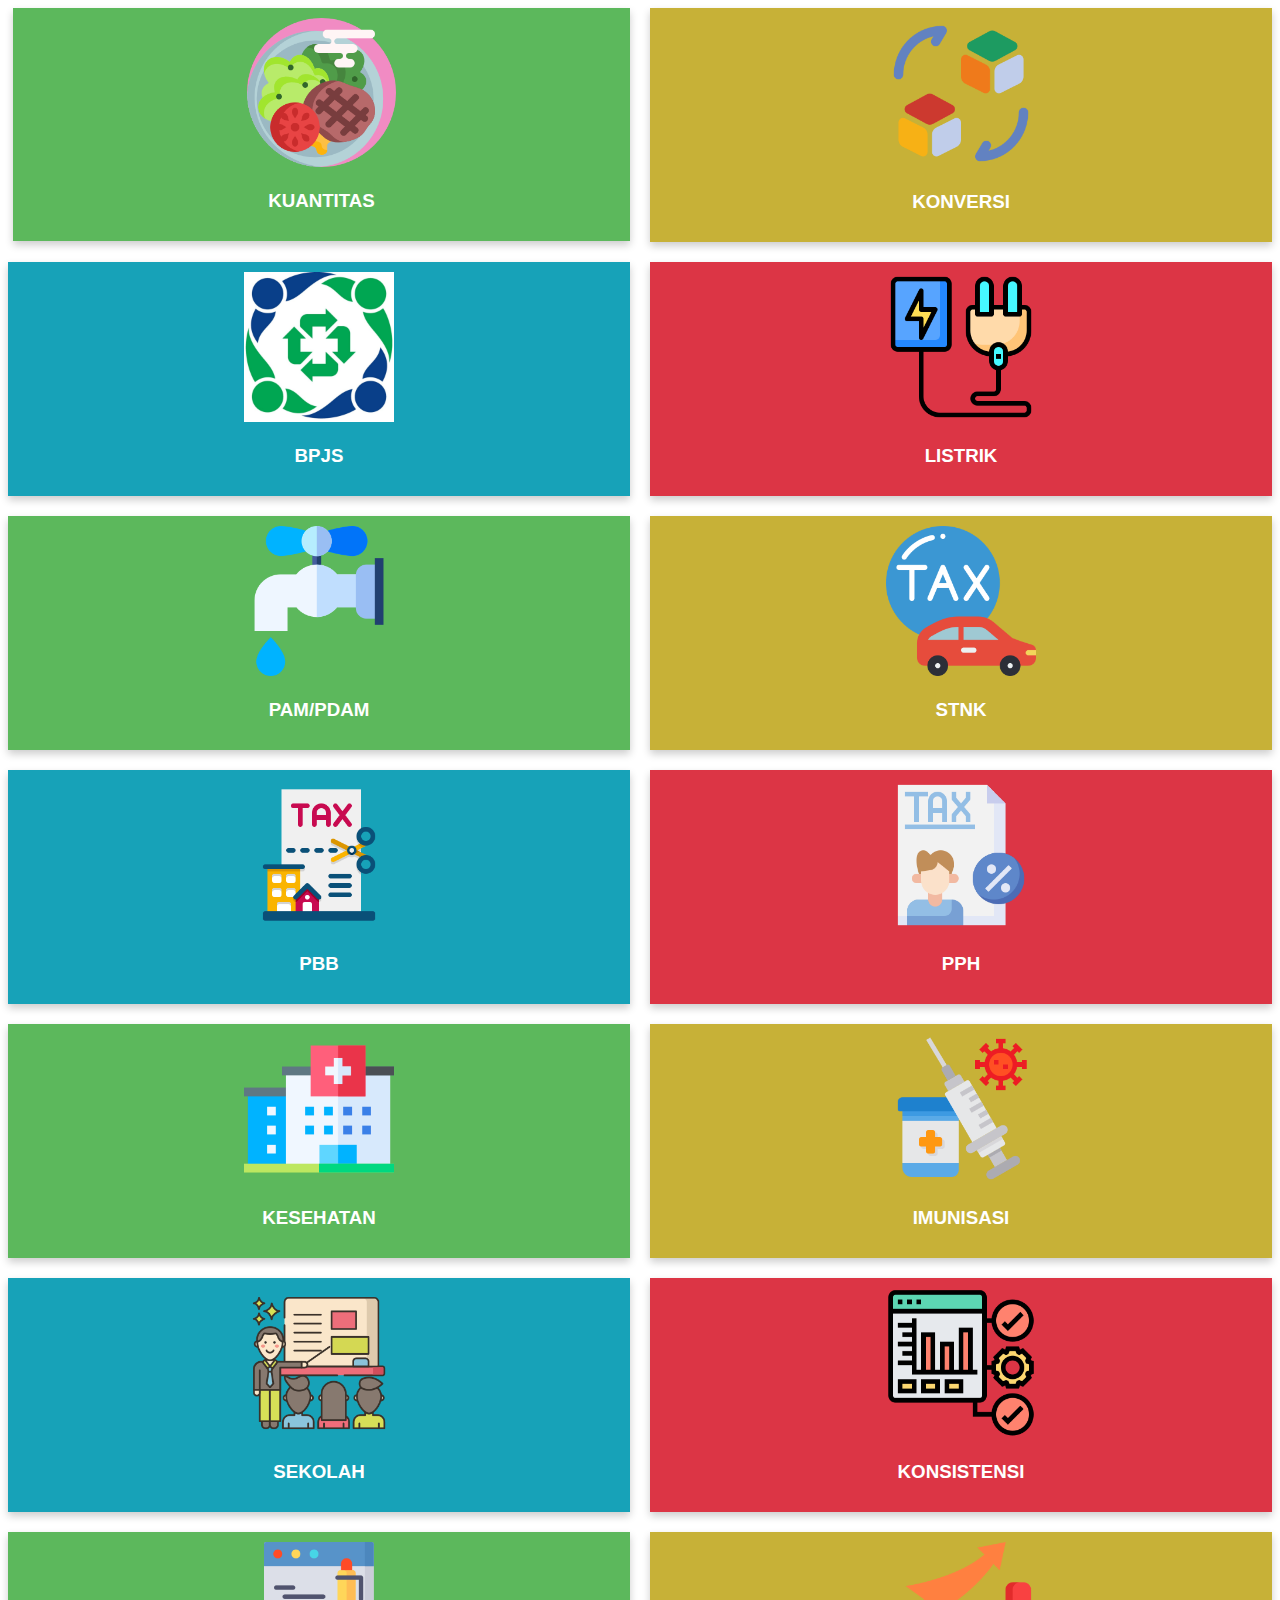
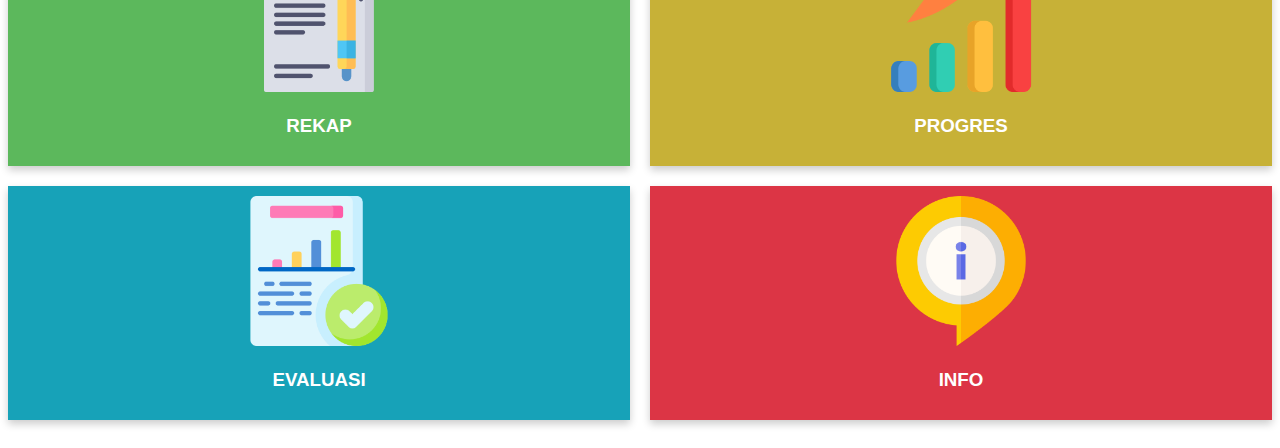
<file: index.html>
<!DOCTYPE html>
<html>
<head>
  <meta content="text/html;charset=utf-8" http-equiv="Content-Type">
  <meta content="utf-8" http-equiv="encoding">
  <meta name="viewport" content="width=device-width, initial-scale=1">
<style>
* {
  box-sizing: border-box;
}

body {
  font-family: Arial, Helvetica, sans-serif;
}

/* Float four columns side by side */
.column {
  float: left;
  width: 25%;
  padding: 0 10px;
}
.footer {
  color: #4990a1;
  margin-bottom: 5px;
  font-size: 12px;
  font-weight: bold;
  display: block;
  text-align: center;
  position: pixed;
  bottom: 0;
}

/* Remove extra left and right margins, due to padding */
.row {margin: 0 -5px; }

/* Clear floats after the columns */
.row:after {
  content: "";
  display: table;
  clear: both;
}

/* Responsive columns */

.column {
    width: 50%;
    display: block;
    margin-bottom: 20px;
  }


/* Style the counter cards */
.card {
  box-shadow: 0 4px 8px 0 rgba(0, 0, 0, 0.2);
  padding: 10px;
  text-align: center;
 }
.red {
  background-color: #dc3545;
  color:white;
}
.blue {
  background-color: #17a2b8;
  color:white;
}
	
.green {
  background-color: #5cb85c;
  color:white;
}

.orange {
  background-color: #c7b137;
  color:white;
}


img {
  width: 25%;
}
a {
	text-decoration: none;
}
</style>
</head>
<body>

<div class="row">
  <div class="column"><a href="makanan.html">
    <div class="card green">
    <img src="[data-uri]">
      <h3>KUANTITAS</h3>
    </div>
    </a>
  </div>

  <div class="row">
    <div class="column"><a href="konversi.html">
      <div class="card orange">
      <img src="[data-uri]">
        <h3>KONVERSI</h3>
      </div>
      </a>
    </div>

  <div class="column">
  <a href="bpjs.html">
    <div class="card blue">
    <img src="[data-uri]">
      <h3>BPJS</h3>
    </div></a>
	    </div>
	  
 <div class="column"><a href="listrik.html">
    <div class="card red">
    <img src="[data-uri]">
      <h3>LISTRIK</h3>
    </div>
    </a>
  </div>
 
  <div class="column"><a href="pdam.html">
    <div class="card green">
    <img src="[data-uri]">
      <h3>PAM/PDAM</h3>
    </div>
    </a>
  </div>

  <div class="column"><a href="stnk.html">
    <div class="card orange">
    <img src="[data-uri]"/>
      <h3>STNK</h3>
    </div>
    </a>
  </div>
  
  <div class="column">
    <a href="pbb.html">
      <div class="card blue">
      <img src="[data-uri]">
        <h3>PBB</h3>
      </div></a>
        </div>

        <div class="column"><a href="pph.html">
          <div class="card red">
          <img src="[data-uri]">
            <h3>PPH</h3>
          </div>
          </a>
        </div>

        <div class="column"><a href="kesehatan.html">
          <div class="card green">
          <img src="[data-uri]">
            <h3>KESEHATAN</h3>
          </div>
          </a>
        </div>
  <div class="column">
    <a href="imunisasi.html">
      <div class="card orange">
      <img src="[data-uri]">
        <h3>IMUNISASI</h3>
      </div></a>
        </div>

        <div class="column"><a href="sekolah.html">
          <div class="card blue">
          <img src="[data-uri]">
            <h3>SEKOLAH</h3>
          </div>
          </a>
        </div>

              <div class="column"><a href="konsistensi.html">
                <div class="card red">
                <img src="[data-uri]">
                  <h3>KONSISTENSI</h3>
                </div>
                </a>
              </div>
              <div class="column"><a href="rekap.html">
                <div class="card green">
                <img src="[data-uri]">
                  <h3>REKAP</h3>
                </div>
                </a>
              </div>


              <div class="column"><a href="https://susenas.bpshst.com/monitoring">
                <div class="card orange">
                <img src="[data-uri]">
                  <h3>PROGRES</h3>
                </div>
                </a>
              </div>
              <div class="column"><a href="https://susenas.bpshst.com/eval.php">
                <div class="card blue">
                <img src="[data-uri]">
                  <h3>EVALUASI</h3>
                </div>
                </a>
              </div>
              
              <div class="column">
                <div onclick="about()" class="card red">
                <img src="[data-uri]">
                  <h3>INFO</h3>
                </div>
              </div>
             
  </div>
  
  <script>
    function about() {
      Website2APK.showAboutDialog();
    }
    </script>

</body>
</html>
</file>
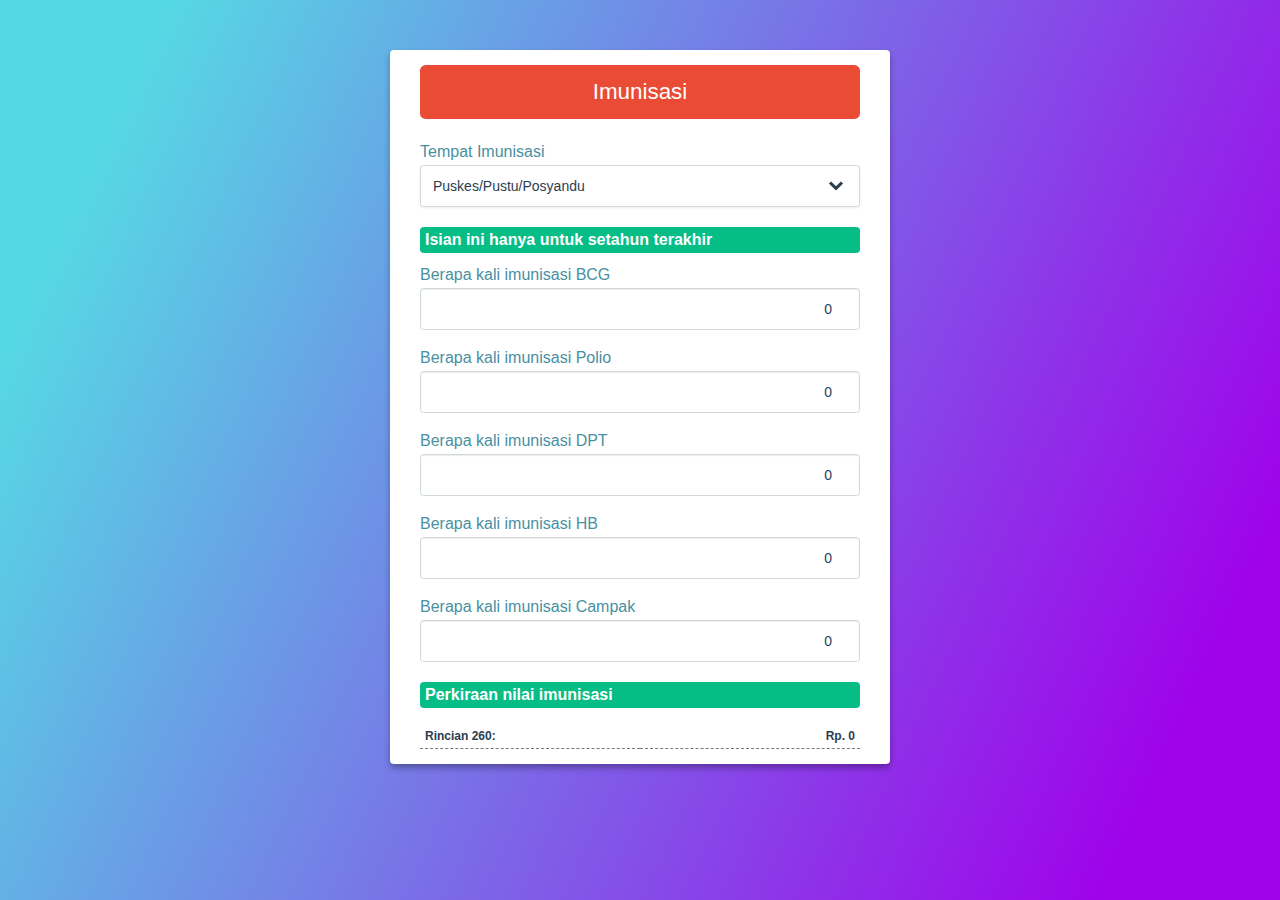
<file: imunisasi.html>
<!DOCTYPE html>
<html lang='en' class=''>

<head>
  <meta charset='UTF-8'>
  <title>Konversi Susenas</title>
  <meta content="text/html;charset=utf-8" http-equiv="Content-Type">
  <meta content="utf-8" http-equiv="encoding">
  <meta name="viewport" content="width=device-width, initial-scale=1">
  <link rel="stylesheet" href="style.css">  
</head>

<body>
  <div id="app">
  <form class="vue-form" @submit.prevent="submit">
    <div class="error-message">
      <p>Imunisasi</p>
    </div>

    <fieldset>

      <div>
        <h4>Tempat Imunisasi</h4>
        <p class="select">
          <select class="budget" v-model="tempat" >
            <option value="2">Vaksin COVID19</option>
						<option value="0">Puskes/Pustu/Posyandu</option>
						<option value="1">Rumah Sakit/Dokter</option>
					</select>
        </p>
      </div>
      <div v-if="tempat==0" class="success">
        <p>Isian ini hanya untuk setahun terakhir</p>
      </div>
      <div v-if="tempat==0">
        <label class="label" for="bcg">Berapa kali imunisasi BCG</label>
        <input type="number" onClick="this.select()"  name="bcg" id="bcg" required="" v-model="bcg" ref="bcg" min=0>
      </div>
      <div v-if="tempat==0">
        <label class="label" for="polio">Berapa kali imunisasi Polio</label>
        <input type="number" onClick="this.select()"  name="polio" id="polio" required="" v-model="polio" ref="polio" min=0>
      </div>
      <div v-if="tempat==0">
        <label class="label" for="dpt">Berapa kali imunisasi DPT</label>
        <input type="number" onClick="this.select()"  name="dpt" id="dpt" required="" v-model="dpt" ref="dpt" min=0>
      </div>
      <div v-if="tempat==0">
        <label class="label" for="hb">Berapa kali imunisasi HB</label>
        <input type="number" onClick="this.select()"  name="hb" id="hb" required="" v-model="hb" ref="hb" min=0>
      </div>
      <div v-if="tempat==0">
        <label class="label" for="campak">Berapa kali imunisasi Campak</label>
        <input type="number" onClick="this.select()"  name="campak" id="campak" required="" v-model="campak" ref="campak" min=0>
      </div>
      <div class="success">
        <p>Perkiraan nilai imunisasi</p>
      </div>
      <table v-if="tempat==0">
        <tr>
          <td><label class="label-result">Rincian 260: </label></td>
          <td class="right"><label class="label-result">{{ jumlah }}</label></td>
        </tr>
      </table>

      <div v-if="tempat==1" class="warning">
        <p>Imunisasi di Dokter</p>
      </div>
      
      <table v-if="tempat==1">
        <tr>
          <td><label class="label-result">BCG</label></td>
          <td class="right"><label class="label-result">150.000/kali</label></td>
        </tr>
        <tr>
          <td><label class="label-result">Polio</label></td>
          <td class="right"><label class="label-result">50.000/kali</label></td>
        </tr>
        <tr>
          <td><label class="label-result">DPT</label></td>
          <td class="right"><label class="label-result">350.000/kali</label></td>
        </tr>
        <tr>
          <td><label class="label-result">HB</label></td>
          <td class="right"><label class="label-result">275.000/kali</label></td>
        </tr>
        <tr>
          <td><label class="label-result">Campak</label></td>
          <td class="right"><label class="label-result">150.000/kali</label></td>
        </tr>
        <tr>
          <td><label class="label-result">MMR</label></td>
          <td class="right"><label class="label-result">170.000/kali</label></td>
        </tr>
        <tr>
          <td><label class="label-result">Combo</label></td>
          <td class="right"><label class="label-result">475.000/kali</label></td>
        </tr>

      </table>

      <div v-if="tempat==1" class="warning">
        <p>Imunisasi di Rumah Sakit</p>
      </div>
      
      <table v-if="tempat==1">
        <tr>
          <td><label class="label-result">BCG</label></td>
          <td class="right"><label class="label-result">112.000/kali</label></td>
        </tr>
        <tr>
          <td><label class="label-result">Polio</label></td>
          <td class="right"><label class="label-result">15.000/kali</label></td>
        </tr>
        <tr>
          <td><label class="label-result">DPT</label></td>
          <td class="right"><label class="label-result">308.000/kali</label></td>
        </tr>
        <tr>
          <td><label class="label-result">HB</label></td>
          <td class="right"><label class="label-result">227.000/kali</label></td>
        </tr>
        <tr>
          <td><label class="label-result">Campak</label></td>
          <td class="right"><label class="label-result">60.000/kali</label></td>
        </tr>
        <tr>
          <td><label class="label-result">MMR</label></td>
          <td class="right"><label class="label-result">96.000/kali</label></td>
        </tr>
        <tr>
          <td><label class="label-result">Combo</label></td>
          <td class="right"><label class="label-result">285.000/kali</label></td>
        </tr>

        <div v-if="tempat==2" class="warning">
          <p>Vaksin COVID-19 Tidak perlu diperkirakan/imputasi</p>
        </div>
        
        <!-- <table v-if="tempat==2">
          <tr>
            <td><label class="label-result">Astra Zeneca</label></td>
            <td class="right"><label class="label-result">110.000 /dosis/orang</label></td>
          </tr>
          <tr>
            <td><label class="label-result">Sinovac</label></td>
            <td class="right"><label class="label-result">240.000 /dosis/orang</label></td>
          </tr>
          <tr>
            <td><label class="label-result">Moderna</label></td>
            <td class="right"><label class="label-result">505.000 /dosis/orang</label></td>
          </tr>
          <tr>
            <td><label class="label-result">Pfizer</label></td>
            <td class="right"><label class="label-result">350.000 /dosis/orang</label></td>
          </tr>
          <tr>
            <td><label class="label-result">Sinopharm</label></td>
            <td class="right"><label class="label-result">880.000 /dosis/orang</label></td>
          </tr>
    
      </table> -->
    </fieldset>
  </form>

</div>
  
<script src="vue.min.js"></script>
<script src="imunisasi.js"></script> 
</body>

</html>
</file>
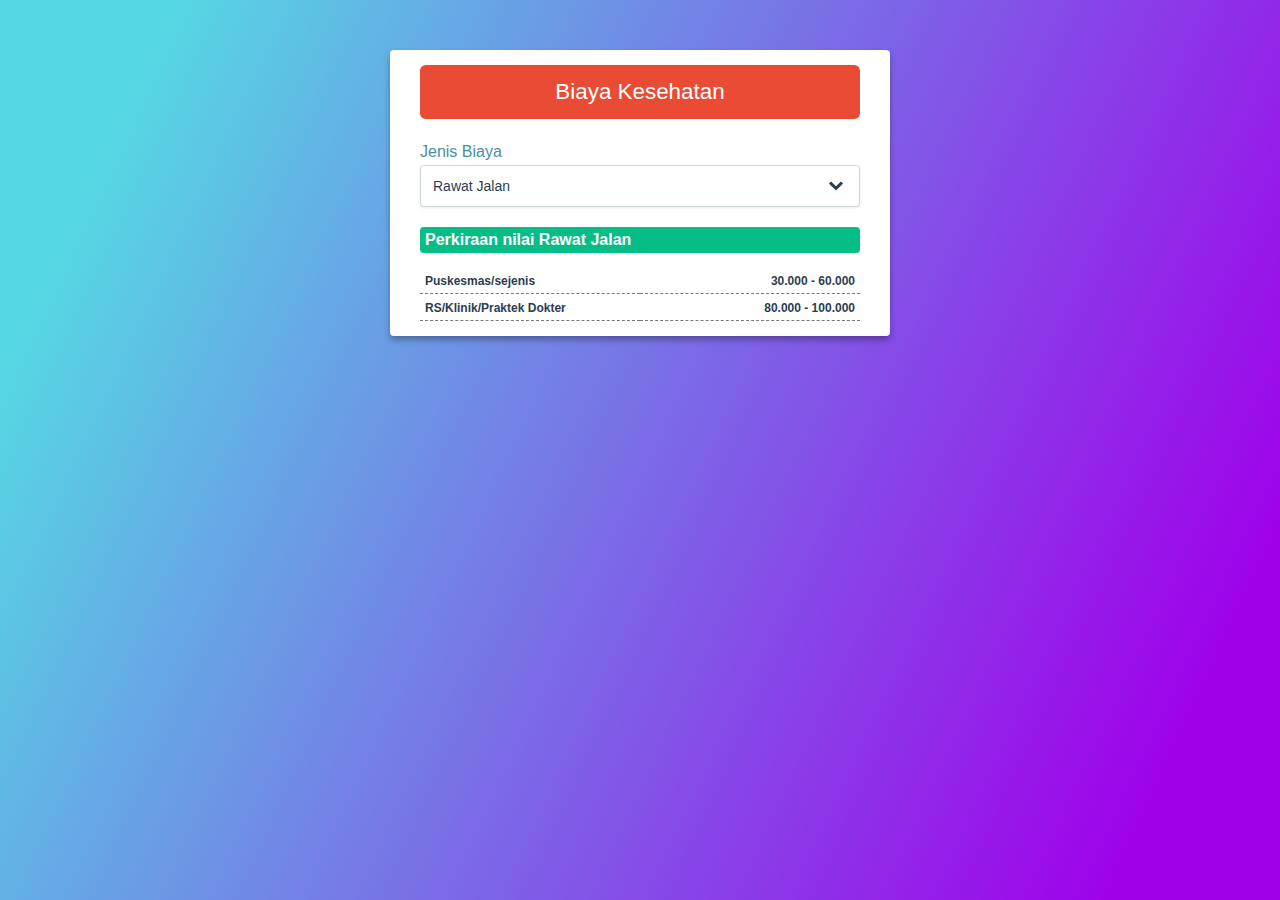
<file: kesehatan.html>
<!DOCTYPE html>
<html lang='en' class=''>

<head>
  <meta charset='UTF-8'>
  <title>Konversi Susenas</title>
  <meta content="text/html;charset=utf-8" http-equiv="Content-Type">
  <meta content="utf-8" http-equiv="encoding">
  <meta name="viewport" content="width=device-width, initial-scale=1">
  <link rel="stylesheet" href="style.css">  
</head>

<body>
  <div id="app">
  <form class="vue-form" @submit.prevent="submit">
    <div class="error-message">
      <p>Biaya Kesehatan</p>
    </div>

    <fieldset>

      <div>
        <h4>Jenis Biaya</h4>
        <p class="select">
          <select class="budget" v-model="jenis" >
						<option value="Rawat Jalan">Rawat Jalan</option>
						<option value="Rawat Inap">Rawat Inap</option>
            <option value="Persalinan dan KB">Persalinan dan KB</option>
            <option value="Transfusi Darah">Transfusi Darah</option>
            <option value="Tes Kesehatan">Tes Kesehatan</option>
            <option value="Rapid Test">Rapid/Swab Test</option>
            <option value="Layanan UGD">Layanan UGD</option>
            <option value="Pemakaman">Pemakaman dengan Protokol COVID19</option>
					</select>
        </p>
      </div>
      <div class="success">
        <p>Perkiraan nilai {{ jenis }}</p>
      </div>
      <table v-if="jenis=='Rawat Jalan'">
        <tr>
          <td><label class="label-result">Puskesmas/sejenis </label></td>
          <td class="right"><label class="label-result">30.000 - 60.000</label></td>
        </tr>
        <tr>
          <td><label class="label-result">RS/Klinik/Praktek Dokter</label></td>
          <td class="right"><label class="label-result">80.000 - 100.000</label></td>
        </tr>
      </table>

      <table v-if="jenis=='Pemakaman'">
        <tr>
          <td><label class="label-result">Perkiraan Nilai Pemakaman (r 320)</label></td>
          <td class="right"><label class="label-result">2.500.000/orang</label></td>
        </tr>    
        <tr>
          <td><label class="label-result">Jumlah yang diberi tanda T1B dan N</label></td>
          <td class="right"><label class="label-result">2.500.000/orang</label></td>
        </tr>      
      </table>


      <table v-if="jenis=='Rawat Inap'">
        <tr>
          <td><label class="label-result">Rawat Inap ditanggung BPJS </label></td>
          <td class="right"><label class="label-result">maksimal 100.000/hari</label></td>
        </tr>
      </table>
      <div v-if="jenis=='Rawat Inap'" class="success">
        <p>Tarif rawat Inap RSUD Damanhuri</p>
      </div>
      <table v-if="jenis=='Rawat Inap'">
        <tr>
          <td><label class="label-result">Super VIP </label></td>
          <td class="right"><label class="label-result">340.000/hari</label></td>
        </tr>
        <tr>
          <td><label class="label-result">VIP 1</label></td>
          <td class="right"><label class="label-result">235.000/hari</label></td>
        </tr>
        <tr>
          <td><label class="label-result">VIP 2</label></td>
          <td class="right"><label class="label-result">195.000/hari</label></td>
        </tr>
        <tr>
          <td><label class="label-result">ICU/NICU/PICU</label></td>
          <td class="right"><label class="label-result">200.000/hari</label></td>
        </tr>
        <tr>
          <td><label class="label-result">Kelas I</label></td>
          <td class="right"><label class="label-result">130.000/hari</label></td>
        </tr>
        <tr>
          <td><label class="label-result">Kelas II</label></td>
          <td class="right"><label class="label-result">70.000/hari</label></td>
        </tr>
        <tr>
          <td><label class="label-result">Isolasi</label></td>
          <td class="right"><label class="label-result">65.000/hari</label></td>
        </tr>
        <tr>
          <td><label class="label-result">Kelas III</label></td>
          <td class="right"><label class="label-result">40.000/hari</label></td>
        </tr>
      </table>

      <div v-if="jenis=='Rawat Inap'" class="warning">
        <p>Belum termasuk biaya obat</p>
      </div>

      <table v-if="jenis=='Persalinan dan KB'">
        <tr>
          <td><label class="label-result">KB Implan/IUD</label></td>
          <td class="right"><label class="label-result">100.000</label></td>
        </tr>
        <tr>
          <td><label class="label-result">KB Suntik</label></td>
          <td class="right"><label class="label-result">15.000/kali</label></td>
        </tr>
        <tr>
          <td><label class="label-result">*Pil KB</label></td>
          <td class="right"><label class="label-result">12.000/keping</label></td>
        </tr>
        <tr>
          <td><label class="label-result">Pemeriksaan Kehamilan</label></td>
          <td class="right"><label class="label-result">25.000/kali</label></td>
        </tr>
        <tr>
          <td><label class="label-result">Persalinan Normal</label></td>
          <td class="right"><label class="label-result">600.000/kali</label></td>
        </tr>
        <tr>
          <td><label class="label-result">Persalinan dengan tindakan emergency dasar</label></td>
          <td class="right"><label class="label-result">750.000/kali</label></td>
        </tr>
        <tr>
          <td><label class="label-result">Penanganan perdarahan paska keguguran</label></td>
          <td class="right"><label class="label-result">750.000/kali</label></td>
        </tr>
        <tr>
          <td><label class="label-result">Pelayanan Tindakan Pasca Melahirkan</label></td>
          <td class="right"><label class="label-result">175.000/kali</label></td>
        </tr>
      </table>

      <table v-if="jenis=='Transfusi Darah'">
        <tr>
          <td><label class="label-result">Transfusi darah </label></td>
          <td class="right"><label class="label-result">360.000/kantong</label></td>
        </tr>
      </table>

      <table v-if="jenis=='Tes Kesehatan'">
        <tr>
          <td><label class="label-result">Pemeriksaan Gula Darah</label></td>
          <td class="right"><label class="label-result">10.000 - 20.000</label></td>
        </tr>
        <tr>
          <td><label class="label-result">Pemeriksaan IVA</label></td>
          <td class="right"><label class="label-result">25.000</label></td>
        </tr>
        <tr>
          <td><label class="label-result">Pap Smear</label></td>
          <td class="right"><label class="label-result">125.000</label></td>
        </tr>
        <tr>
          <td><label class="label-result">*KIR</label></td>
          <td class="right"><label class="label-result">50.000 - 275.000</label></td>
        </tr>
      </table>

      <table v-if="jenis=='Rapid Test'">
        <!-- <tr>
          <td><label class="label-result">*Rapid Antibody (r 262)</label></td>
          <td class="right"><label class="label-result">99.000 - 110.000</label></td>
        </tr> -->
        <tr>
          <td><label class="label-result">*Rapid Antigen (Rincian 262)</label></td>
          <td class="right"><label class="label-result">70.000 - 100.000</label></td>
        </tr>
        <tr>
          <td><label class="label-result">*SWAB PCR (Rincian 262)</label></td>
          <td class="right"><label class="label-result">250.000 - 300.000</label></td>
        </tr>
      </table>

      <table v-if="jenis=='Layanan UGD'">
        <tr>
          <td><label class="label-result">Layanan UGD</label></td>
          <td class="right"><label class="label-result">100.000 - 150.000</label></td>
        </tr>
      </table>
      <div v-if="jenis=='Layanan UGD'" class="warning">
        <p>Belum termasuk biaya obat</p>
      </div>
    </fieldset>
  </form>

</div>
  
<script src="vue.min.js"></script>
<script src="kesehatan.js"></script> 
</body>

</html>
</file>
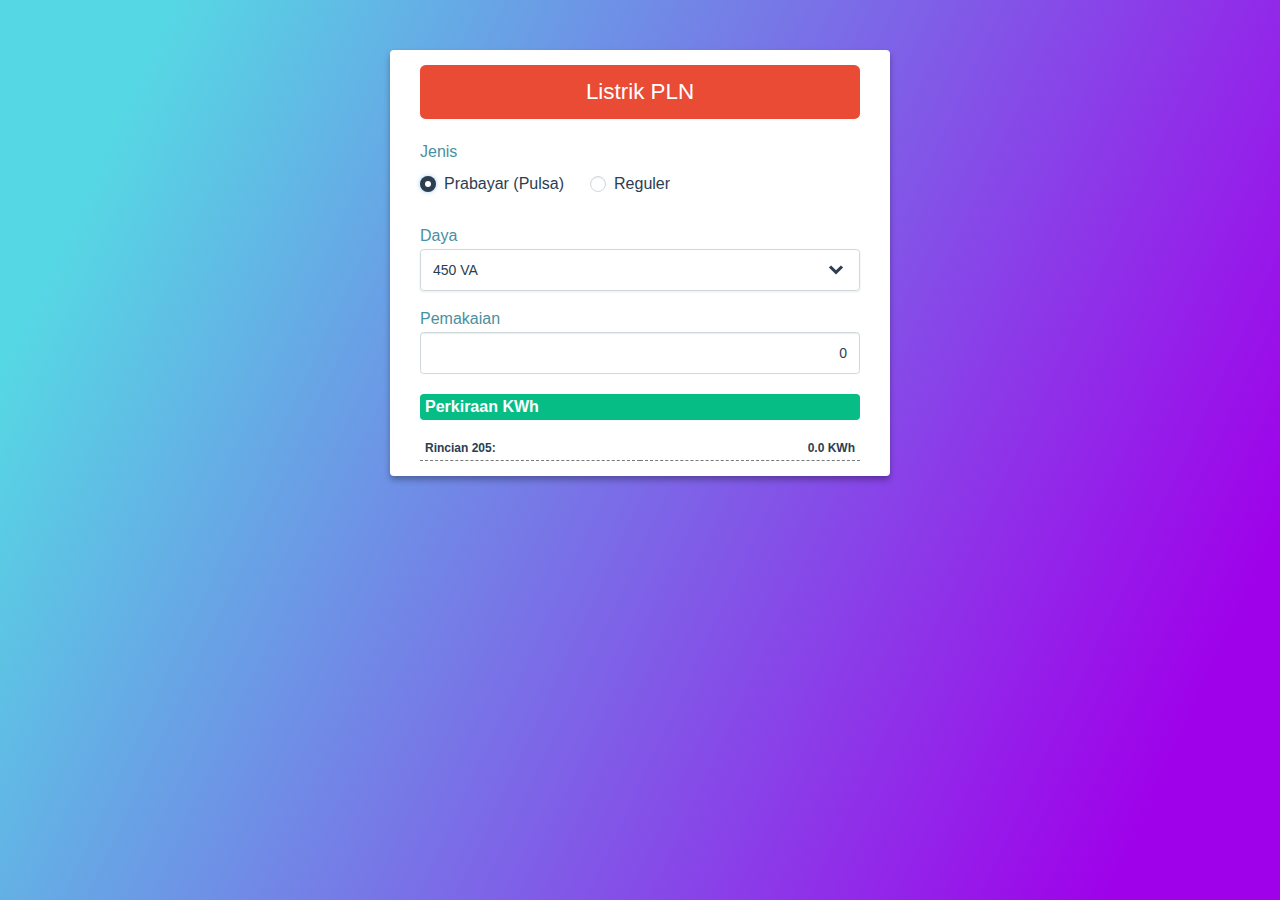
<file: listrik.html>
<!DOCTYPE html>
<html lang='en' class=''>

<head>
  <meta charset='UTF-8'>
  <title>Konversi Susenas</title>
  <meta content="text/html;charset=utf-8" http-equiv="Content-Type">
  <meta content="utf-8" http-equiv="encoding">
  <meta name="viewport" content="width=device-width, initial-scale=1">
  <link rel="stylesheet" href="style.css">  
</head>

<body>
  <div id="app">
  <form class="vue-form" @submit.prevent="submit">
    <div class="error-message">
      <p>Listrik PLN</p>
    </div>
    <fieldset>
      <div>
        <h4>Jenis</h4>
        <ul class="vue-form-list">
          <li>
            <input type="radio" name="radio-1" id="radio-1" value="0" 
                   v-model="jenis">
            <label for="radio-1">Prabayar (Pulsa)</label>
          </li>
          <li>
            <input type="radio" name="radio-1" id="radio-2" value="1" 
                   v-model="jenis">
            <label for="radio-2">Reguler</label>
          </li>
        </ul>
      </div>
      <div>
        <h4>Daya</h4>
        <p class="select">
          <select class="budget" v-model="daya">
						<option value="0">450 VA</option>
						<option value="1">900 VA Subsidi</option>
            <option value="2">900 VA R1M</option>
            <option value="3">>=1300 VA</option>
					</select>
        </p>
      </div>
      <div>
        <label class="label" for="jumlah">Pemakaian</label>
        <currency inputmode="numeric" onClick="this.select()"  name="jumlah" id="jumlah" required="" v-model="jumlah" ref="jumlah"></currency>
      </div>
      <div class="success">
        <p>Perkiraan KWh</p>
      </div>
      
      <table>
        <tr>
          <td><label class="label-result">Rincian 205:</label></td>
          <td class="right"><label class="label-result">{{ kwh }} KWh</label></td>
        </tr>
      </table>
    </fieldset>
  </form>

</div>
  
<script src="vue.min.js"></script>
<script src="listrik.js"></script> 
</body>

</html>
</file>
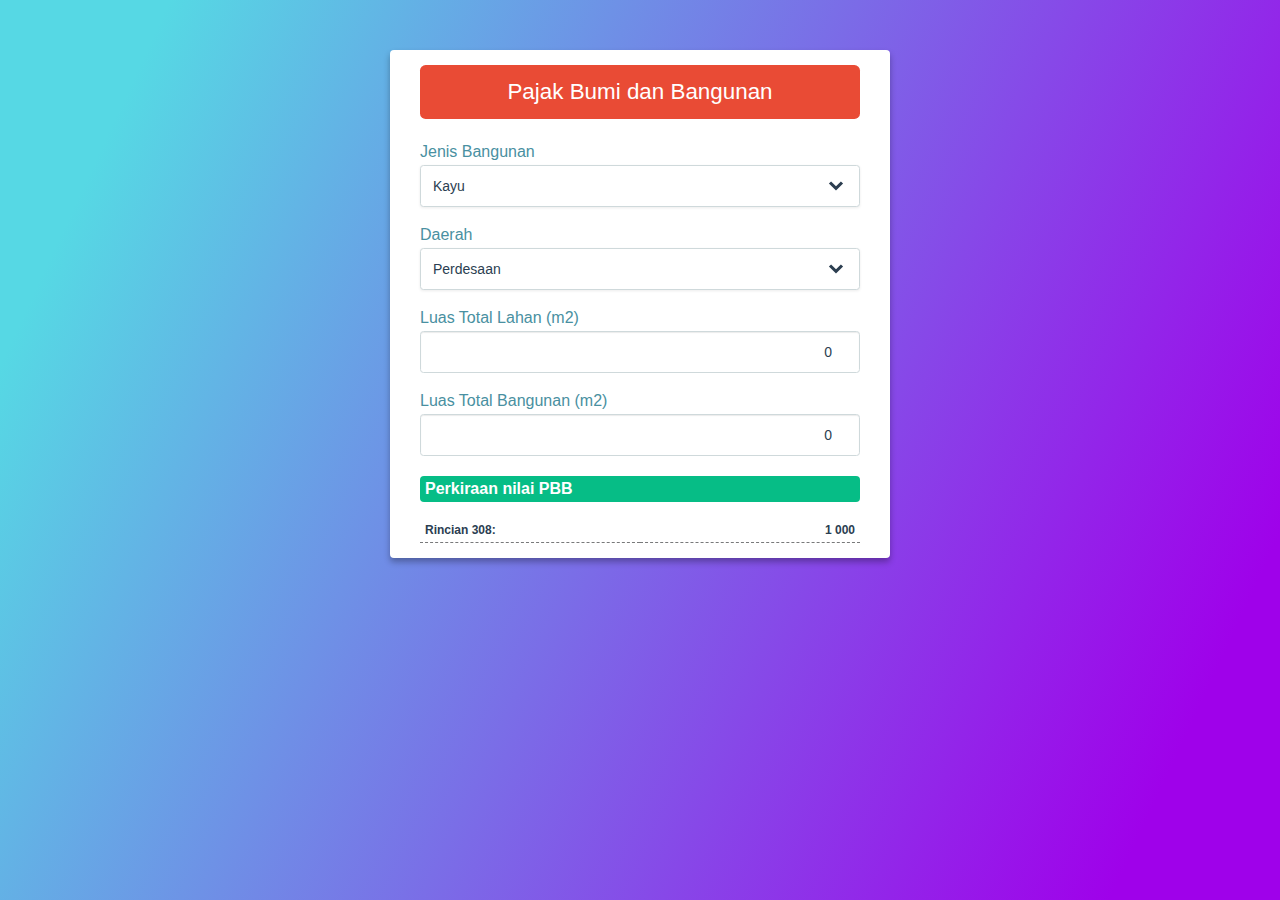
<file: pbb.html>
<!DOCTYPE html>
<html lang='en' class=''>

<head>
  <meta charset='UTF-8'>
  <title>Konversi Susenas</title>
  <meta content="text/html;charset=utf-8" http-equiv="Content-Type">
  <meta content="utf-8" http-equiv="encoding">
  <meta name="viewport" content="width=device-width, initial-scale=1">
  <link rel="stylesheet" href="style.css">  
</head>

<body>
  <div id="app">
  <form class="vue-form" @submit.prevent="submit">
    <div class="error-message">
      <p>Pajak Bumi dan Bangunan</p>
    </div>

    <fieldset>

      <div>
        <h4>Jenis Bangunan</h4>
        <p class="select">
          <select class="budget" v-model="jenis" >
						<option value="k">Kayu</option>
						<option value="b">Beton</option>
					</select>
        </p>
      </div>
      <div>
        <h4>Daerah</h4>
        <p class="select">
          <select class="budget" v-model="kp" >
						<option value="d">Perdesaan</option>
						<option value="k">Perkotaan</option>
					</select>
        </p>
      </div>
      <div>
        <label class="label" for="lahan">Luas Total Lahan (m2)</label>
        <input type="number" onClick="this.select()"  name="lahan" id="lahan" required="" v-model="lahan" ref="lahan" min=0>
      </div>
      <div>
        <label class="label" for="bangunan">Luas Total Bangunan (m2)</label>
        <input type="number" onClick="this.select()"  name="bangunan" id="bangunan" required="" v-model="bangunan" ref="bangunan" min=0>
      </div>
      <div class="success">
        <p>Perkiraan nilai PBB</p>
      </div>
      <table>
        <tr>
          <td><label class="label-result">Rincian 308:</label></td>
          <td class="right"><label class="label-result">{{ pbb }}</label></td>
        </tr>
      </table>
     
    </fieldset>
  </form>

</div>
  
<script src="vue.min.js"></script>
<script src="pbb.js"></script> 
</body>

</html>
</file>
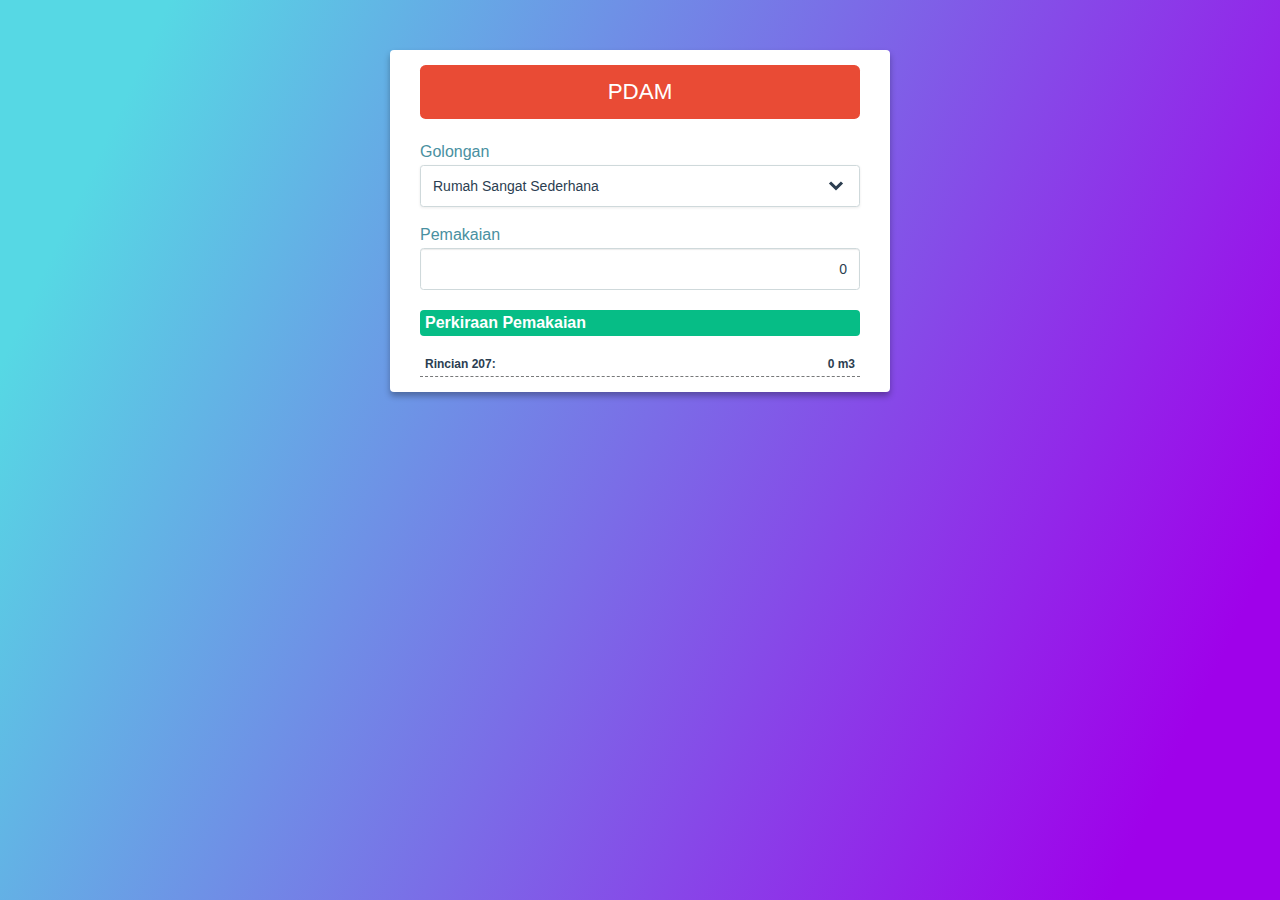
<file: pdam.html>
<!DOCTYPE html>
<html lang='en' class=''>

<head>
  <meta charset='UTF-8'>
  <title>Konversi Susenas</title>
  <meta content="text/html;charset=utf-8" http-equiv="Content-Type">
  <meta content="utf-8" http-equiv="encoding">
  <meta name="viewport" content="width=device-width, initial-scale=1">
  <link rel="stylesheet" href="style.css">  
</head>

<body>
  <div id="app">
  <form class="vue-form" @submit.prevent="submit">
    <div class="error-message">
      <p>PDAM</p>
    </div>
    <fieldset>
      <div>
        <h4>Golongan</h4>
        <p class="select">
          <select class="budget" v-model="jenis">
						<option value="0">Rumah Sangat Sederhana</option>
						<option value="1">Rumah Sederhana</option>
            <option value="2">Rumah Mewah/menengah</option>
            <option value="3">Rumah Mewah Bertingkat</option>
					</select>
        </p>
      </div>
      <div>
        <label class="label" for="jumlah">Pemakaian</label>
        <currency inputmode="numeric" onClick="this.select()"  name="jumlah" id="jumlah" required="" v-model="jumlah" ref="jumlah"></currency>
      </div>
      <div class="success">
        <p>Perkiraan Pemakaian</p>
      </div>
      
      <table>
        <tr>
          <td><label class="label-result">Rincian 207: </label></td>
          <td class="right"><label class="label-result">{{ kubik }} m3</label></td>
        </tr>
      </table>
    </fieldset>
  </form>

</div>
  
<script src="vue.min.js"></script>
<script src="pdam.js"></script> 
</body>

</html>
</file>
<file: style.css>
/* @import url("https://fonts.googleapis.com/css?family=Source+Code+Pro:300,400"); */
html,body,div,span,applet,object,iframe,h1,h2,h3,h4,h5,h6,p,blockquote,pre,a,abbr,acronym,address,big,cite,code,del,dfn,em,img,ins,kbd,q,s,samp,small,strike,strong,sub,sup,tt,var,b,u,i,center,dl,dt,dd,ol,ul,li,fieldset,form,label,legend,table,caption,tbody,tfoot,thead,tr,th,td,article,aside,canvas,details,embed,figure,figcaption,footer,header,hgroup,menu,nav,output,ruby,section,summary,time,mark,audio,video{margin:0;padding:0;border:0;font-size:100%;font:inherit;vertical-align:baseline}article,aside,details,figcaption,figure,footer,header,hgroup,menu,nav,section{display:block}body{line-height:1}ol,ul{list-style:none}blockquote,q{quotes:none}blockquote:before,blockquote:after,q:before,q:after{content:'';content:none}table{border-collapse:collapse;border-spacing:0}
*,
*::after,
*::before {
  box-sizing: border-box;
}

body {
  color: #fff;
  background: #949c4e;
  background: linear-gradient(
    115deg,
    rgba(86, 216, 228, 1) 10%,
    rgba(159, 1, 234, 1) 90%
  );
  font-family: -apple-system, BlinkMacSystemFont, "Segoe UI", Roboto,
    Oxygen-Sans, Ubuntu, Cantarell, "Helvetica Neue", Helvetica, Arial,
    sans-serif;
  -webkit-font-smoothing: antialiased;
  -moz-osx-font-smoothing: grayscale;
}


html,
body,
.container {
  min-height: 100vh;
}

.center {
  display: flex;
  justify-content: center;
  align-items: center;
}
.right {
  text-align: right;
}

.label-result {
  font-size: 12px;
  font-weight: bold;
}

a {
  color: #2c3e50;
  text-decoration: none;
}

header {
  position: relative;
  height: 150px;
  padding-top: 100px;
}

header h1 {
  text-align: center;
  font-size: 2.4rem;
  font-weight: 300;
}

#app {
  display: flex;
}

.vue-form {
  font-size: 16px;
  width: 500px;
  padding: 15px 30px;
  border-radius: 4px;
  margin: 50px auto;
  width: 500px;
  background-color: #fff;
  box-shadow: 0 4px 6px 0 rgba(0, 0, 0, 0.3);
}
.vue-form fieldset {
  margin: 24px 0 0 0;
}
.vue-form legend {
  padding-bottom: 10px;
  border-bottom: 1px solid #ecf0f1;
}
.vue-form div {
  position: relative;
  margin: 20px 0;
}
.vue-form h4,
.vue-form .label {
  color: #4990a1;
  margin-bottom: 5px;
}
.vue-form .label {
  display: block;
}
.vue-form input,
.vue-form textarea,
.vue-form select,
.vue-form label {
  color: #2b3e51;
}
.vue-form input[type="text"],
.vue-form input[type="number"],
.vue-form textarea,
.vue-form select,
.vue-form legend {
  display: block;
  width: 100%;
  appearance: none;
}
.vue-form input[type="text"],
.vue-form input[type="number"],
.vue-form textarea,
.vue-form select {
  padding: 12px;
  border: 1px solid #cfd9db;
  background-color: #ffffff;
  border-radius: 0.25em;
  box-shadow: inset 0 1px 1px rgba(0, 0, 0, 0.08);
  font-size: 14px;
}
.vue-form input[type="text"]:focus,
.vue-form input[type="number"]:focus,
.vue-form textarea:focus,
.vue-form select:focus {
  outline: none;
  border-color: #2c3e50;
  box-shadow: 0 0 5px rgba(44, 151, 222, 0.2);
}

.vue-form input[type="number"],
.vue-form input[type="text"] {
  text-align: right;  
  margin-bottom: 15px;
}
.vue-form .select {
  position: relative;
}
.vue-form .select::after {
  content: "";
  position: absolute;
  z-index: 1;
  right: 16px;
  top: 50%;
  margin-top: -8px;
  display: block;
  width: 16px;
  height: 16px;
  background: url("data:image/svg+xml;charset=utf-8,%3C%3Fxml%20version%3D%221.0%22%20encoding%3D%22utf-8%22%3F%3E%0D%0A%3C%21DOCTYPE%20svg%20PUBLIC%20%22-%2F%2FW3C%2F%2FDTD%20SVG%201.1%2F%2FEN%22%20%22http%3A%2F%2Fwww.w3.org%2FGraphics%2FSVG%2F1.1%2FDTD%2Fsvg11.dtd%22%3E%0D%0A%3Csvg%20version%3D%221.1%22%20id%3D%22Layer_1%22%20xmlns%3D%22http%3A%2F%2Fwww.w3.org%2F2000%2Fsvg%22%20xmlns%3Axlink%3D%22http%3A%2F%2Fwww.w3.org%2F1999%2Fxlink%22%20x%3D%220px%22%20y%3D%220px%22%0D%0A%09%20width%3D%2216px%22%20height%3D%2216px%22%20viewBox%3D%220%200%2016%2016%22%20enable-background%3D%22new%200%200%2016%2016%22%20xml%3Aspace%3D%22preserve%22%3E%0D%0A%3Cg%3E%0D%0A%09%3Cpolygon%20fill%3D%22%232c3e50%22%20points%3D%220.9%2C5.5%203.1%2C3.4%208%2C8.3%2012.9%2C3.4%2015.1%2C5.5%208%2C12.6%20%09%22%2F%3E%0D%0A%3C%2Fg%3E%0D%0A%3C%2Fsvg%3E")
    no-repeat center center;
  pointer-events: none;
}
.vue-form select {
  box-shadow: 0 1px 3px rgba(0, 0, 0, 0.08);
  cursor: pointer;
}
.vue-form select::-ms-expand {
  display: none;
}
.vue-form .vue-form-list {
  margin-top: 16px;
}
.vue-form .vue-form-list::after {
  clear: both;
  content: "";
  display: table;
}
.vue-form .vue-form-list li {
  display: inline-block;
  position: relative;
  user-select: none;
  margin: 0 26px 16px 0;
  float: left;
}
.vue-form input[type="radio"],
.vue-form input[type="checkbox"] {
  position: absolute;
  left: 0;
  top: 50%;
  transform: translateY(-50%);
  margin: 0;
  padding: 0;
  opacity: 0;
  z-index: 2;
}
.vue-form input[type="radio"] + label,
.vue-form input[type="checkbox"] + label {
  padding-left: 24px;
}
.vue-form input[type="radio"] + label::before,
.vue-form input[type="radio"] + label::after,
.vue-form input[type="checkbox"] + label::before,
.vue-form input[type="checkbox"] + label::after {
  content: "";
  display: block;
  position: absolute;
  left: 0;
  top: 50%;
  margin-top: -8px;
  width: 16px;
  height: 16px;
}
.vue-form input[type="radio"] + label::before,
.vue-form input[type="checkbox"] + label::before {
  border: 1px solid #cfd9db;
  background: #ffffff;
  box-shadow: inset 0 1px 1px rgba(0, 0, 0, 0.08);
}
.vue-form input[type="radio"] + label::before,
.vue-form input[type="radio"] + label::after {
  border-radius: 50%;
}
.vue-form input[type="checkbox"] + label::before,
.vue-form input[type="checkbox"] + label::after {
  border-radius: 0.25em;
}
.vue-form input[type="radio"] + label::after,
.vue-form input[type="checkbox"] + label::after {
  background-color: #2c3e50;
  background-position: center center;
  background-repeat: no-repeat;
  box-shadow: 0 0 5px rgba(44, 151, 222, 0.4);
  display: none;
}
.vue-form input[type="radio"] + label::after {
  background-image: url("data:image/svg+xml;charset=utf-8,%3C%3Fxml%20version%3D%221.0%22%20encoding%3D%22utf-8%22%3F%3E%0D%0A%3C%21DOCTYPE%20svg%20PUBLIC%20%22-%2F%2FW3C%2F%2FDTD%20SVG%201.1%2F%2FEN%22%20%22http%3A%2F%2Fwww.w3.org%2FGraphics%2FSVG%2F1.1%2FDTD%2Fsvg11.dtd%22%3E%0D%0A%3Csvg%20version%3D%221.1%22%20id%3D%22Layer_1%22%20xmlns%3D%22http%3A%2F%2Fwww.w3.org%2F2000%2Fsvg%22%20xmlns%3Axlink%3D%22http%3A%2F%2Fwww.w3.org%2F1999%2Fxlink%22%20x%3D%220px%22%20y%3D%220px%22%0D%0A%09%20width%3D%2216px%22%20height%3D%2216px%22%20viewBox%3D%220%200%2016%2016%22%20enable-background%3D%22new%200%200%2016%2016%22%20xml%3Aspace%3D%22preserve%22%3E%0D%0A%3Ccircle%20fill%3D%22%23FFFFFF%22%20cx%3D%228%22%20cy%3D%228%22%20r%3D%223%22%2F%3E%0D%0A%3C%2Fsvg%3E");
}
.vue-form input[type="checkbox"] + label::after {
  background-image: url("data:image/svg+xml;charset=utf-8,%3C%3Fxml%20version%3D%221.0%22%20encoding%3D%22utf-8%22%3F%3E%0D%0A%3C%21--%20Generator%3A%20Adobe%20Illustrator%2018.1.1%2C%20SVG%20Export%20Plug-In%20.%20SVG%20Version%3A%206.00%20Build%200%29%20%20--%3E%0D%0A%3C%21DOCTYPE%20svg%20PUBLIC%20%22-%2F%2FW3C%2F%2FDTD%20SVG%201.1%2F%2FEN%22%20%22http%3A%2F%2Fwww.w3.org%2FGraphics%2FSVG%2F1.1%2FDTD%2Fsvg11.dtd%22%3E%0D%0A%3Csvg%20version%3D%221.1%22%20id%3D%22Layer_1%22%20xmlns%3D%22http%3A%2F%2Fwww.w3.org%2F2000%2Fsvg%22%20xmlns%3Axlink%3D%22http%3A%2F%2Fwww.w3.org%2F1999%2Fxlink%22%20x%3D%220px%22%20y%3D%220px%22%0D%0A%09%20width%3D%2216px%22%20height%3D%2216px%22%20viewBox%3D%220%200%2016%2016%22%20enable-background%3D%22new%200%200%2016%2016%22%20xml%3Aspace%3D%22preserve%22%3E%0D%0A%3Cpolyline%20fill%3D%22none%22%20stroke%3D%22%23FFFFFF%22%20stroke-width%3D%222%22%20stroke-linecap%3D%22square%22%20stroke-miterlimit%3D%2210%22%20points%3D%225%2C8%207%2C10%2011%2C6%20%22%2F%3E%0D%0A%3C%2Fsvg%3E");
}
.vue-form input[type="radio"]:focus + label::before,
.vue-form input[type="checkbox"]:focus + label::before {
  box-shadow: 0 0 5px rgba(44, 151, 222, 0.6);
}
.vue-form input[type="radio"]:checked + label::after,
.vue-form input[type="checkbox"]:checked + label::after {
  display: block;
}
.vue-form input[type="radio"]:checked + label::before,
.vue-form input[type="radio"]:checked + label::after,
.vue-form input[type="checkbox"]:checked + label::before,
.vue-form input[type="checkbox"]:checked + label::after {
  animation: cd-bounce 0.3s;
}
.vue-form textarea {
  min-height: 120px;
  resize: vertical;
  overflow: auto;
}
.vue-form input[type="submit"] {
  border: none;
  background: #2c3e50;
  border-radius: 0.25em;
  padding: 12px 20px;
  color: #ffffff;
  font-weight: bold;
  float: right;
  cursor: pointer;
  -webkit-font-smoothing: antialiased;
  -moz-osx-font-smoothing: grayscale;
  appearance: none;
}
.no-touch .vue-form input[type="submit"]:hover {
  background: #42a2e1;
}
.vue-form input[type="submit"]:focus {
  outline: none;
  background: #2b3e51;
}
.vue-form input[type="submit"]:active {
  transform: scale(0.9);
}
.vue-form .error-message {
  height: 35px;
  margin: 0px;
}
.vue-form .error-message p {
  background: #e94b35;
  color: #ffffff;
  font-size: 1.4rem;
  text-align: center;
  -webkit-font-smoothing: antialiased;
  -moz-osx-font-smoothing: grayscale;
  border-radius: 0.25em;
  padding: 16px;
}

.vue-form .blue-message {
  height: 35px;
  margin: 0px;
}
.vue-form .blue-message p {
  background: #155aee;
  color: #ffffff;
  font-size: 1.4rem;
  text-align: center;
  -webkit-font-smoothing: antialiased;
  -moz-osx-font-smoothing: grayscale;
  border-radius: 0.25em;
  padding: 16px;
}

.success {
  height: 20px;
  margin: 0px;
}
.success p {
  background: #06bd86;
  color: #ffffff;
  font-size: 1rem;
  font-weight: bold;
  text-align: left;
  -webkit-font-smoothing: antialiased;
  -moz-osx-font-smoothing: grayscale;
  border-radius: 0.25em;
  padding: 5px;
}

.warning {
  height: 20px;
  margin: 0px;
}
.warning p {
  background: #e49e06;
  color: #ffffff;
  font-size: 1rem;
  font-weight: bold;
  text-align: left;
  -webkit-font-smoothing: antialiased;
  -moz-osx-font-smoothing: grayscale;
  border-radius: 0.25em;
  padding: 5px;
}

.vue-form .error {
  border-color: #e94b35 !important;
}

.vue-form .counter {
  background-color: #ecf0f1;
  position: absolute;
  right: 0px;
  top: 0px;
  font-size: 10px;
  padding: 4px;
}

.debug {
  border-radius: 4px;
  margin: 50px auto;
  width: 500px;
  background-color: #000;
  padding: 50px;
  background: rgba(0, 0, 0, 0.8);
  box-shadow: 0 4px 6px 0 rgba(0, 0, 0, 0.3);
}

.debug pre {
  color: #ffffff;
  font-size: 18px;
  line-height: 30px;
  font-family: "Source Code Pro", monospace;
  font-weight: 300;
  white-space: pre-wrap;
}

@-webkit-keyframes cd-bounce {
  0%,
  100% {
    -webkit-transform: scale(1);
  }
  50% {
    -webkit-transform: scale(0.8);
  }
}
@-moz-keyframes cd-bounce {
  0%,
  100% {
    -moz-transform: scale(1);
  }
  50% {
    -moz-transform: scale(0.8);
  }
}
@keyframes cd-bounce {
  0%,
  100% {
    transform: scale(1);
  }
  50% {
    transform: scale(0.8);
  }
}

td{
  max-width:50%;
  padding: 5px;
}

table{
  width:100%;
  table-layout:fixed;
}

.td-small {
  width: 40px;
}
.grey {
  background-color: #808080;
}
.odd {
  background-color: #80c2e9;
}
.sum {
  background-color: #cccfcf;
}

table {
  border-collapse: separate;
}

td {
  border-bottom: 1pt dashed rgb(120, 121, 122);
}

td.noborder {
  border-bottom: 0pt dashed rgb(122, 120, 120);
}

td.error{
  background-color: #e94b35;
}
td.warning{
  background-color: #e49e06;
}

#myBtn {
  display: none;
  position: fixed;
  bottom: 20px;
  right: 30px;
  z-index: 99;
  font-size: 18px;
  border: none;
  outline: none;
  background-color: transparent;
  color: white;
  cursor: pointer;
  padding: 15px;
  border-radius: 4px;
}

#myBtn:hover {
  background-color: transparent;
}

table.blue {
  background-color:#eaf3f5;
}

table.orange {
  background-color: #f4f8e3;
}
</file>
